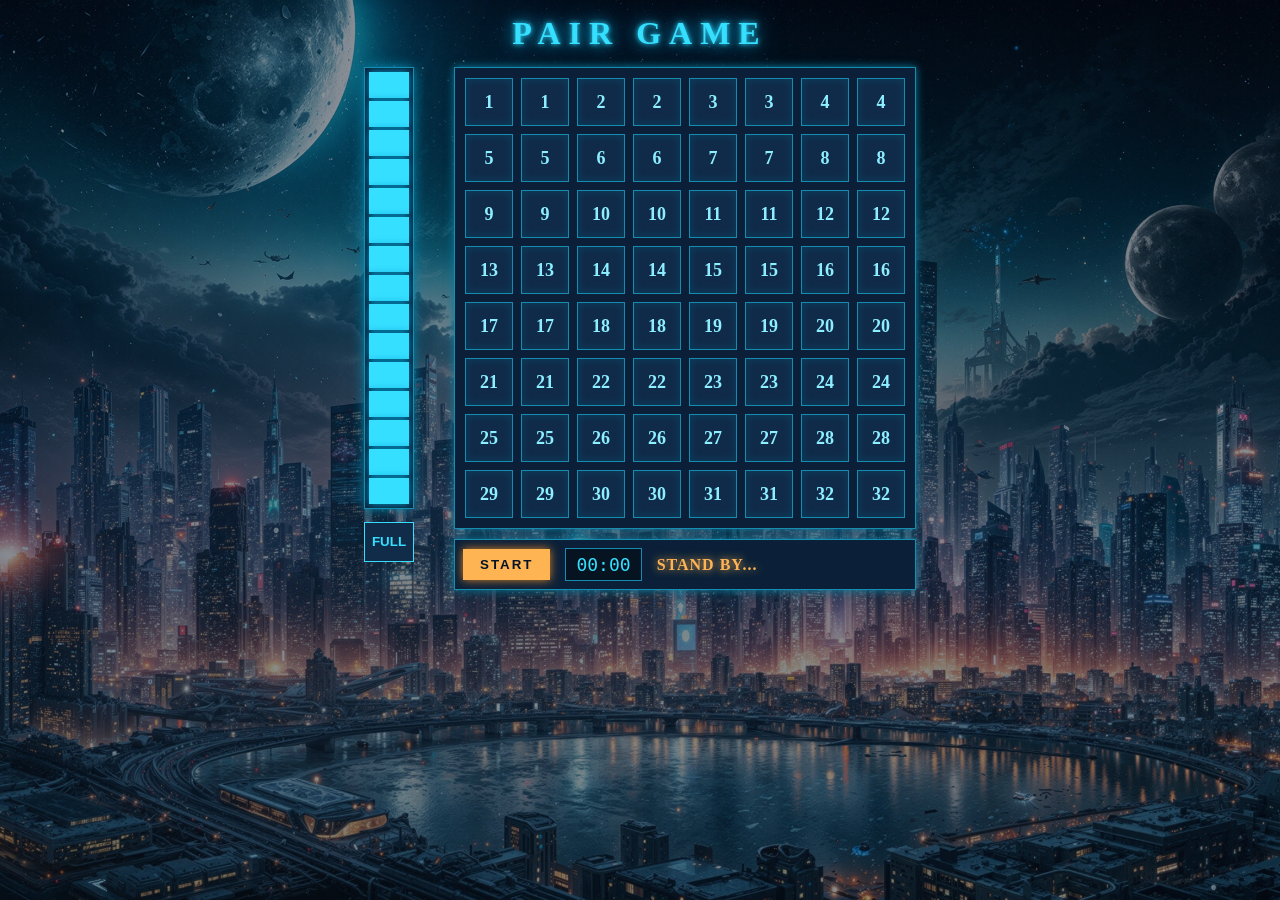
<file: pairgame/index.html>
<!DOCTYPE html>
<html lang="ja">
	<head>
		<meta charset="UTF-8">
		<link rel="stylesheet" href="./style.css">
		<title>JavaScript Practice</title>
	</head>
	<body>
	<div id="game-wrapper">
	<h1 id="game-title">PAIR GAME</h1>
		<div id="container">
			<div id="left-column">
				<div id="life-gauge-container">
					<div id="life-gauge1" class="life-gauge"></div>
					<div id="life-gauge2" class="life-gauge"></div>
					<div id="life-gauge3" class="life-gauge"></div>
					<div id="life-gauge4" class="life-gauge"></div>
					<div id="life-gauge5" class="life-gauge"></div>
					<div id="life-gauge6" class="life-gauge"></div>
					<div id="life-gauge7" class="life-gauge"></div>
					<div id="life-gauge8" class="life-gauge"></div>
					<div id="life-gauge9" class="life-gauge"></div>
					<div id="life-gauge10" class="life-gauge"></div>
					<div id="life-gauge11" class="life-gauge"></div>
					<div id="life-gauge12" class="life-gauge"></div>
					<div id="life-gauge13" class="life-gauge"></div>
					<div id="life-gauge14" class="life-gauge"></div>
					<div id="life-gauge15" class="life-gauge"></div>
				</div>
				<div id="full">
					<button onclick="fullLife();">FULL</button>
				</div>
			</div>
			<div id="right-column">
				<div id="box-container">
					<!-- 1段目 -->
					<div id="box1" class="box" onclick="selectNumber(this);">1</div>
					<div id="box2" class="box" onclick="selectNumber(this);">1</div>
					<div id="box3" class="box" onclick="selectNumber(this);">2</div>
					<div id="box4" class="box" onclick="selectNumber(this);">2</div>
					<div id="box5" class="box" onclick="selectNumber(this);">3</div>
					<div id="box6" class="box" onclick="selectNumber(this);">3</div>
					<div id="box7" class="box" onclick="selectNumber(this);">4</div>
					<div id="box8" class="box" onclick="selectNumber(this);">4</div>

					<!-- 2段目 -->
					<div id="box9" class="box" onclick="selectNumber(this);">5</div>
					<div id="box10" class="box" onclick="selectNumber(this);">5</div>
					<div id="box11" class="box" onclick="selectNumber(this);">6</div>
					<div id="box12" class="box" onclick="selectNumber(this);">6</div>
					<div id="box13" class="box" onclick="selectNumber(this);">7</div>
					<div id="box14" class="box" onclick="selectNumber(this);">7</div>
					<div id="box15" class="box" onclick="selectNumber(this);">8</div>
					<div id="box16" class="box" onclick="selectNumber(this);">8</div>

					<!-- 3段目 -->
					<div id="box17" class="box" onclick="selectNumber(this);">9</div>
					<div id="box18" class="box" onclick="selectNumber(this);">9</div>
					<div id="box19" class="box" onclick="selectNumber(this);">10</div>
					<div id="box20" class="box" onclick="selectNumber(this);">10</div>
					<div id="box21" class="box" onclick="selectNumber(this);">11</div>
					<div id="box22" class="box" onclick="selectNumber(this);">11</div>
					<div id="box23" class="box" onclick="selectNumber(this);">12</div>
					<div id="box24" class="box" onclick="selectNumber(this);">12</div>

					<!-- 4段目 -->
					<div id="box25" class="box" onclick="selectNumber(this);">13</div>
					<div id="box26" class="box" onclick="selectNumber(this);">13</div>
					<div id="box27" class="box" onclick="selectNumber(this);">14</div>
					<div id="box28" class="box" onclick="selectNumber(this);">14</div>
					<div id="box29" class="box" onclick="selectNumber(this);">15</div>
					<div id="box30" class="box" onclick="selectNumber(this);">15</div>
					<div id="box31" class="box" onclick="selectNumber(this);">16</div>
					<div id="box32" class="box" onclick="selectNumber(this);">16</div>

					<!-- 5段目 -->
					<div id="box33" class="box" onclick="selectNumber(this);">17</div>
					<div id="box34" class="box" onclick="selectNumber(this);">17</div>
					<div id="box35" class="box" onclick="selectNumber(this);">18</div>
					<div id="box36" class="box" onclick="selectNumber(this);">18</div>
					<div id="box37" class="box" onclick="selectNumber(this);">19</div>
					<div id="box38" class="box" onclick="selectNumber(this);">19</div>
					<div id="box39" class="box" onclick="selectNumber(this);">20</div>
					<div id="box40" class="box" onclick="selectNumber(this);">20</div>

					<!-- 6段目 -->
					<div id="box41" class="box" onclick="selectNumber(this);">21</div>
					<div id="box42" class="box" onclick="selectNumber(this);">21</div>
					<div id="box43" class="box" onclick="selectNumber(this);">22</div>
					<div id="box44" class="box" onclick="selectNumber(this);">22</div>
					<div id="box45" class="box" onclick="selectNumber(this);">23</div>
					<div id="box46" class="box" onclick="selectNumber(this);">23</div>
					<div id="box47" class="box" onclick="selectNumber(this);">24</div>
					<div id="box48" class="box" onclick="selectNumber(this);">24</div>

					<!-- 7段目 -->
					<div id="box49" class="box" onclick="selectNumber(this);">25</div>
					<div id="box50" class="box" onclick="selectNumber(this);">25</div>
					<div id="box51" class="box" onclick="selectNumber(this);">26</div>
					<div id="box52" class="box" onclick="selectNumber(this);">26</div>
					<div id="box53" class="box" onclick="selectNumber(this);">27</div>
					<div id="box54" class="box" onclick="selectNumber(this);">27</div>
					<div id="box55" class="box" onclick="selectNumber(this);">28</div>
					<div id="box56" class="box" onclick="selectNumber(this);">28</div>

					<!-- 8段目 -->
					<div id="box57" class="box" onclick="selectNumber(this);">29</div>
					<div id="box58" class="box" onclick="selectNumber(this);">29</div>
					<div id="box59" class="box" onclick="selectNumber(this);">30</div>
					<div id="box60" class="box" onclick="selectNumber(this);">30</div>
					<div id="box61" class="box" onclick="selectNumber(this);">31</div>
					<div id="box62" class="box" onclick="selectNumber(this);">31</div>
					<div id="box63" class="box" onclick="selectNumber(this);">32</div>
					<div id="box64" class="box" onclick="selectNumber(this);">32</div>

					<!-- ゲーム終了時のメッセージ -->
					<div id="game-result"></div>
				</div>
				<div id="game-control">
					<div id="start">
						<button onclick="shuffle(); gameStart();">START</button>
					</div>
					<div id="timer">
						00:00
					</div>
					<div id="message">
						STAND BY...
					</div>
				</div>
			</div>
		</div>
	</div>
		
	<script>
		// 右カラムの数字の配置ここから
		function shuffle() {
			var numbers = [];

			// 112233・・・のように64個並べる
			for (var i = 1; i <= 32; i++) {
				numbers.push(i);
				numbers.push(i);
			}

			// ランダムに2つの数字を抜き出して入れ替える
			// それを100回繰り返す
			for (var i = 0; i < 100; i++) {
				var a = Math.floor(Math.random() * 64);
				var b = Math.floor(Math.random() * 64);

				var temp = numbers[a];
				numbers[a] = numbers[b];
				numbers[b] = temp;
			}

			// box1からbox64に順番に入れる
			for (var i = 1; i <= 64; i++) {
				var box = document.getElementById("box" + i);

				// 数字を入れ替える
				box.textContent = numbers[i - 1];

				// ボックスを再表示する
				box.style.visibility = "visible";
	
				// 選択状態を解除する
				box.classList.remove("selected");
			}

			// 選択状態をリセット
			firstBox = null;
		}
		// 右カラムの数字の配置ここまで

		// 最初にクリックしたボックスを記憶する変数
		var firstBox = null;

		// ボックスをクリックしたときの処理
		function selectNumber(box) {

			// ゲーム開始前、またはゲームオーバーなら何もしない
			if (!gameStarted || gameOver) {
				return;
			}

			// すでに消えたボックスは何もしない
			if (box.style.visibility === "hidden") {
				return;
			}

			// 1回目のクリック
			if (firstBox === null) {
				firstBox = box;
				firstBox.classList.add("selected");
				return;
			}

			// 同じボックスを2回クリックした場合
			if (firstBox === box) {
				return;
			}

			// 1回目と2回目の数字を比較
			if (firstBox.textContent === box.textContent) {

				// 数字が同じなら、2つのボックスを非表示にする
				firstBox.style.visibility = "hidden";
				box.style.visibility = "hidden";

				// 残っている数字を確認
				checkClear();

				} else {

				// 数字が違うなら、選択状態を解除する
				firstBox.classList.remove("selected");
			}

			// 選択状態をリセット
			firstBox = null;
		}

		// すべての数字が消えたか確認
		function checkClear() {

			// 表示されているボックスの数
			var remaining = 0;

			// box1からbox64まで確認
			for (var i = 1; i <= 64; i++) {
				var box = document.getElementById("box" + i);

				// 表示されているボックスを数える
				if (box.style.visibility !== "hidden") {
					remaining++;
				}
			}

			// すべての数字が消えていたら
			if (remaining === 0) {

				// ゲーム終了
				gameOver = true;

				// タイマーとライフゲージを停止
				clearInterval(timerId);
				clearInterval(lifeGaugeTimer);

				// 下部のメッセージを非表示にする
				document.getElementById("message").textContent = "";

				// 中央にCLEAR!!を表示
				document.getElementById("game-result").textContent = "CLEAR!!";
				document.getElementById("game-result").style.display = "flex";
			}
		}

		// タイマーの設定
		var t = 0
		var timerId = 0;

		// ライフゲージの設定
		var lifeGaugeIndex = 1;
		var lifeGaugeTimer = null;

		// ゲームオーバーの設定
		var gameOver = false;

			// ゲーム開始状態の設定
			var gameStarted = false;

			function gameStart() {

			// ゲームオーバーを解除
			gameOver = false;

			// ゲーム開始状態にする
			gameStarted = true;

			// すでに動いているタイマーを停止
			clearInterval(timerId);
			clearInterval(lifeGaugeTimer);

			// カウントを0にリセット
			t = 0;

			// 画面表示も00:00に戻す
			document.getElementById("timer").textContent = "00:00";

			// メッセージを表示
			document.getElementById("message").textContent = "FIGHT!!";
			document.getElementById("game-result").style.display = "none";

			// ライフゲージをすべて再表示
			lifeGaugeIndex = 1;
			showAllLife();

			// タイマーを開始
			timerId = setInterval(showTime, 1000);
			
			// 1秒ごとにライフゲージを減らす
			lifeGaugeTimer = setInterval(hideLifeGauge, 1000);
		}

		// 経過時間の表示
		function showTime() {
			t++;

			// 分を計算
			var minutes = Math.floor(t / 60);

			// 秒を計算
			var seconds = t % 60;

			// 00:00形式にする
			var time =
				String(minutes).padStart(2, "0") + ":" +
				String(seconds).padStart(2, "0");

			document.getElementById("timer").innerHTML = time;
		}
	
		// ライフゲージを非表示にする
		function hideLifeGauge() {

			// 対象のライフゲージを取得
			var gauge = document.getElementById("life-gauge" + lifeGaugeIndex);

			// 非表示にする
			gauge.style.visibility = "hidden";

			// 次の番号へ
			lifeGaugeIndex++;

			// 残りのライフゲージ数を計算
			var remaining = 16 - lifeGaugeIndex;

			// 残り5個以下なら赤色
			if (remaining <= 5) {
				for (var i = lifeGaugeIndex; i <= 15; i++) {
					document.getElementById("life-gauge" + i).classList.add("red");
				}
			}

			// 残り10個以下なら黄色
			else if (remaining <= 10) {
				for (var i = lifeGaugeIndex; i <= 15; i++) {
					document.getElementById("life-gauge" + i).classList.add("yellow");
			}
				}

			// 15個すべて非表示になったら
			if (lifeGaugeIndex > 15) {

				// ゲームオーバーにする
				gameOver = true;

				// タイマーを停止
				clearInterval(timerId);
				clearInterval(lifeGaugeTimer);

				// 下部のメッセージを非表示にする
				document.getElementById("message").textContent = "";

				// 中央にGAME OVERを表示
				document.getElementById("game-result").textContent = "GAME OVER";
				document.getElementById("game-result").style.display = "flex";
			}
		}

		function fullLife() {

			// ゲーム終了後は何もしない
			if (gameOver) {
				return;
			}

			// ゲージをすべて再表示
			showAllLife();

			// 次は1番目から減らす
			lifeGaugeIndex = 1;

			// メッセージをFIGHT!!に戻す
			document.getElementById("message").textContent = "FIGHT!!";

			// 1秒後から再び減らし始める
			clearInterval(lifeGaugeTimer);
			lifeGaugeTimer = setInterval(hideLifeGauge, 1000);
		}

		// すべてのライフゲージを再表示
		function showAllLife() {
			for (var i = 1; i <= 15; i++) {
				var gauge = document.getElementById("life-gauge" + i);

				// ゲージを再表示
				gauge.style.visibility = "visible";

				// 色を初期状態（水色）に戻す
				gauge.classList.remove("yellow");
				gauge.classList.remove("red");
			}
		}
	</script>
	</body>
</html>
</file>
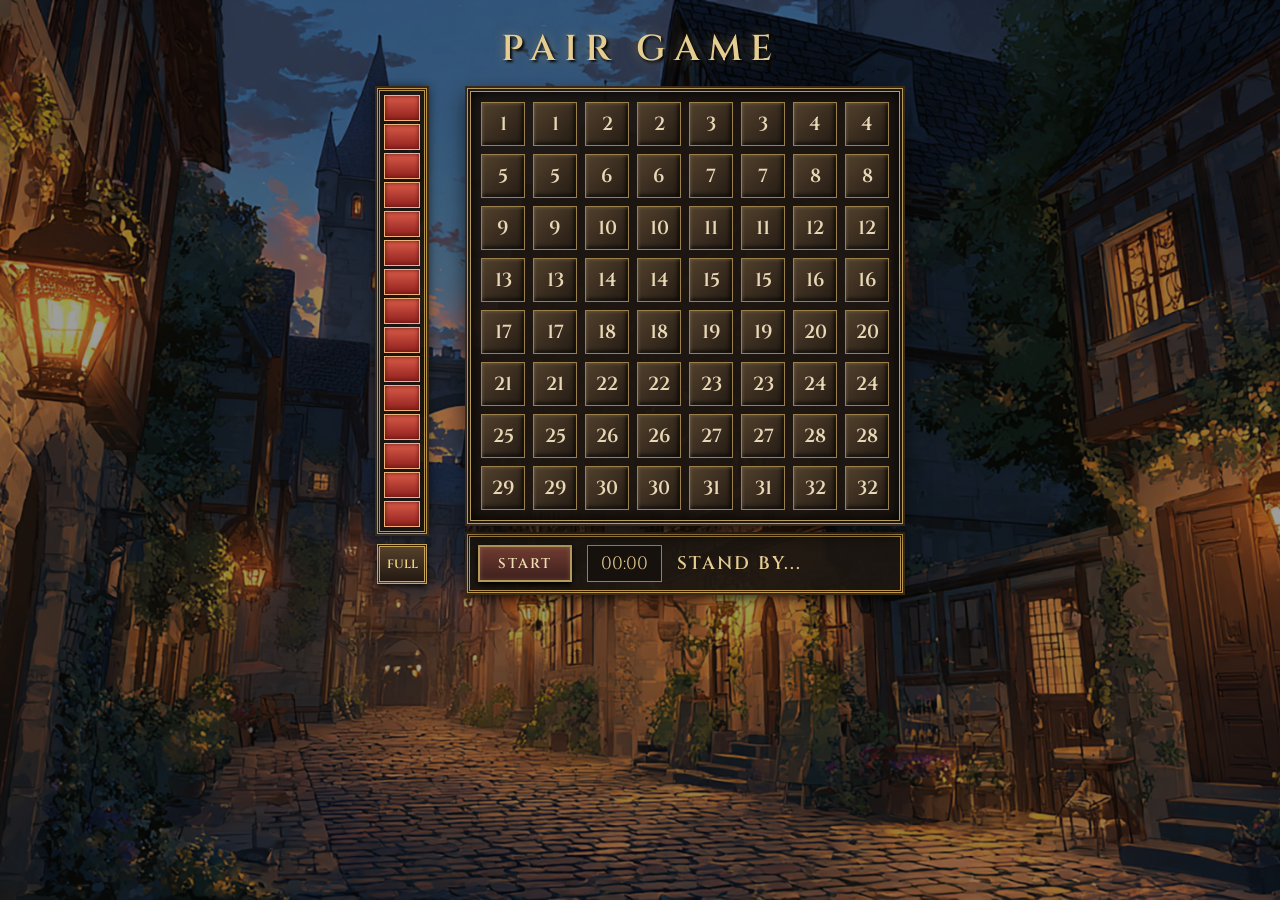
<file: pairgame2/index.html>
<!DOCTYPE html>
<html lang="ja">
	<head>
		<meta charset="UTF-8">
		<link rel="stylesheet" href="./style.css">
		<link rel="preconnect" href="https://fonts.googleapis.com">
		<link rel="preconnect" href="https://fonts.gstatic.com" crossorigin>
		<link href="https://fonts.googleapis.com/css2?family=Cinzel:wght@400;500;600;700&family=Noto+Serif+JP:wght@400;500;600;700&display=swap" rel="stylesheet">
		<title>JavaScript Practice</title>
	</head>
	<body>
	<div id="game-wrapper">
	<h1 id="game-title">PAIR GAME</h1>
		<div id="container">
			<div id="left-column">
				<div id="life-gauge-container">
					<div id="life-gauge1" class="life-gauge"></div>
					<div id="life-gauge2" class="life-gauge"></div>
					<div id="life-gauge3" class="life-gauge"></div>
					<div id="life-gauge4" class="life-gauge"></div>
					<div id="life-gauge5" class="life-gauge"></div>
					<div id="life-gauge6" class="life-gauge"></div>
					<div id="life-gauge7" class="life-gauge"></div>
					<div id="life-gauge8" class="life-gauge"></div>
					<div id="life-gauge9" class="life-gauge"></div>
					<div id="life-gauge10" class="life-gauge"></div>
					<div id="life-gauge11" class="life-gauge"></div>
					<div id="life-gauge12" class="life-gauge"></div>
					<div id="life-gauge13" class="life-gauge"></div>
					<div id="life-gauge14" class="life-gauge"></div>
					<div id="life-gauge15" class="life-gauge"></div>
				</div>
				<div id="full">
					<button onclick="fullLife();">FULL</button>
				</div>
			</div>
			<div id="right-column">
				<div id="box-container">
					<!-- 1段目 -->
					<div id="box1" class="box" onclick="selectNumber(this);">1</div>
					<div id="box2" class="box" onclick="selectNumber(this);">1</div>
					<div id="box3" class="box" onclick="selectNumber(this);">2</div>
					<div id="box4" class="box" onclick="selectNumber(this);">2</div>
					<div id="box5" class="box" onclick="selectNumber(this);">3</div>
					<div id="box6" class="box" onclick="selectNumber(this);">3</div>
					<div id="box7" class="box" onclick="selectNumber(this);">4</div>
					<div id="box8" class="box" onclick="selectNumber(this);">4</div>

					<!-- 2段目 -->
					<div id="box9" class="box" onclick="selectNumber(this);">5</div>
					<div id="box10" class="box" onclick="selectNumber(this);">5</div>
					<div id="box11" class="box" onclick="selectNumber(this);">6</div>
					<div id="box12" class="box" onclick="selectNumber(this);">6</div>
					<div id="box13" class="box" onclick="selectNumber(this);">7</div>
					<div id="box14" class="box" onclick="selectNumber(this);">7</div>
					<div id="box15" class="box" onclick="selectNumber(this);">8</div>
					<div id="box16" class="box" onclick="selectNumber(this);">8</div>

					<!-- 3段目 -->
					<div id="box17" class="box" onclick="selectNumber(this);">9</div>
					<div id="box18" class="box" onclick="selectNumber(this);">9</div>
					<div id="box19" class="box" onclick="selectNumber(this);">10</div>
					<div id="box20" class="box" onclick="selectNumber(this);">10</div>
					<div id="box21" class="box" onclick="selectNumber(this);">11</div>
					<div id="box22" class="box" onclick="selectNumber(this);">11</div>
					<div id="box23" class="box" onclick="selectNumber(this);">12</div>
					<div id="box24" class="box" onclick="selectNumber(this);">12</div>

					<!-- 4段目 -->
					<div id="box25" class="box" onclick="selectNumber(this);">13</div>
					<div id="box26" class="box" onclick="selectNumber(this);">13</div>
					<div id="box27" class="box" onclick="selectNumber(this);">14</div>
					<div id="box28" class="box" onclick="selectNumber(this);">14</div>
					<div id="box29" class="box" onclick="selectNumber(this);">15</div>
					<div id="box30" class="box" onclick="selectNumber(this);">15</div>
					<div id="box31" class="box" onclick="selectNumber(this);">16</div>
					<div id="box32" class="box" onclick="selectNumber(this);">16</div>

					<!-- 5段目 -->
					<div id="box33" class="box" onclick="selectNumber(this);">17</div>
					<div id="box34" class="box" onclick="selectNumber(this);">17</div>
					<div id="box35" class="box" onclick="selectNumber(this);">18</div>
					<div id="box36" class="box" onclick="selectNumber(this);">18</div>
					<div id="box37" class="box" onclick="selectNumber(this);">19</div>
					<div id="box38" class="box" onclick="selectNumber(this);">19</div>
					<div id="box39" class="box" onclick="selectNumber(this);">20</div>
					<div id="box40" class="box" onclick="selectNumber(this);">20</div>

					<!-- 6段目 -->
					<div id="box41" class="box" onclick="selectNumber(this);">21</div>
					<div id="box42" class="box" onclick="selectNumber(this);">21</div>
					<div id="box43" class="box" onclick="selectNumber(this);">22</div>
					<div id="box44" class="box" onclick="selectNumber(this);">22</div>
					<div id="box45" class="box" onclick="selectNumber(this);">23</div>
					<div id="box46" class="box" onclick="selectNumber(this);">23</div>
					<div id="box47" class="box" onclick="selectNumber(this);">24</div>
					<div id="box48" class="box" onclick="selectNumber(this);">24</div>

					<!-- 7段目 -->
					<div id="box49" class="box" onclick="selectNumber(this);">25</div>
					<div id="box50" class="box" onclick="selectNumber(this);">25</div>
					<div id="box51" class="box" onclick="selectNumber(this);">26</div>
					<div id="box52" class="box" onclick="selectNumber(this);">26</div>
					<div id="box53" class="box" onclick="selectNumber(this);">27</div>
					<div id="box54" class="box" onclick="selectNumber(this);">27</div>
					<div id="box55" class="box" onclick="selectNumber(this);">28</div>
					<div id="box56" class="box" onclick="selectNumber(this);">28</div>

					<!-- 8段目 -->
					<div id="box57" class="box" onclick="selectNumber(this);">29</div>
					<div id="box58" class="box" onclick="selectNumber(this);">29</div>
					<div id="box59" class="box" onclick="selectNumber(this);">30</div>
					<div id="box60" class="box" onclick="selectNumber(this);">30</div>
					<div id="box61" class="box" onclick="selectNumber(this);">31</div>
					<div id="box62" class="box" onclick="selectNumber(this);">31</div>
					<div id="box63" class="box" onclick="selectNumber(this);">32</div>
					<div id="box64" class="box" onclick="selectNumber(this);">32</div>
						
					<!-- ゲーム終了時のメッセージ -->
					<div id="game-result"></div>
				</div>
				<div id="game-control">
					<div id="start">
						<button onclick="shuffle(); gameStart();">START</button>
					</div>
					<div id="timer">
						00:00
					</div>
					<div id="message">
						STAND BY...
					</div>
				</div>
			</div>
		</div>
	</div>
		
	<script>
		// 右カラムの数字の配置ここから
		function shuffle() {
			var numbers = [];

			// 112233・・・のように64個並べる
			for (var i = 1; i <= 32; i++) {
				numbers.push(i);
				numbers.push(i);
			}

			// ランダムに2つの数字を抜き出して入れ替える
			// それを100回繰り返す
			for (var i = 0; i < 100; i++) {
				var a = Math.floor(Math.random() * 64);
				var b = Math.floor(Math.random() * 64);

				var temp = numbers[a];
				numbers[a] = numbers[b];
				numbers[b] = temp;
			}

			// box1からbox64に順番に入れる
			for (var i = 1; i <= 64; i++) {
				var box = document.getElementById("box" + i);

				// 数字を入れ替える
				box.textContent = numbers[i - 1];

				// ボックスを再表示する
				box.style.visibility = "visible";

				// 選択状態を解除する
				box.classList.remove("selected");
			}

			// 選択状態をリセット
			firstBox = null;
		}
		// 右カラムの数字の配置ここまで

		// 最初にクリックしたボックスを記憶する変数
		var firstBox = null;

		// ボックスをクリックしたときの処理
		function selectNumber(box) {

			// ゲーム開始前、またはゲームオーバーなら何もしない
			if (!gameStarted || gameOver) {
				return;
			}

			// すでに消えたボックスは何もしない
			if (box.style.visibility === "hidden") {
				return;
			}

			// 1回目のクリック
			if (firstBox === null) {
				firstBox = box;
				firstBox.classList.add("selected");
				return;
			}

			// 同じボックスを2回クリックした場合
			if (firstBox === box) {
				return;
			}

			// 1回目と2回目の数字を比較
			if (firstBox.textContent === box.textContent) {

				// 数字が同じなら、2つのボックスを非表示にする
				firstBox.style.visibility = "hidden";
				box.style.visibility = "hidden";

				// 残っている数字を確認
				checkClear();

				} else {

				// 数字が違うなら、選択状態を解除する
				firstBox.classList.remove("selected");
			}

			// 選択状態をリセット
			firstBox = null;
		}

		// すべての数字が消えたか確認
		function checkClear() {

			// 表示されているボックスの数
			var remaining = 0;

			// box1からbox64まで確認
			for (var i = 1; i <= 64; i++) {
				var box = document.getElementById("box" + i);

				// 表示されているボックスを数える
				if (box.style.visibility !== "hidden") {
					remaining++;
				}
			}

			// すべての数字が消えていたら
			if (remaining === 0) {

				// ゲーム終了
				gameOver = true;

				// タイマーとライフゲージを停止
				clearInterval(timerId);
				clearInterval(lifeGaugeTimer);

				// 下部のメッセージを非表示にする
				document.getElementById("message").textContent = "";

				// 中央にCLEAR!!を表示
				document.getElementById("game-result").textContent = "CLEAR!!";
				document.getElementById("game-result").style.display = "flex";
			}
		}

		// タイマーの設定
		var t = 0
		var timerId = 0;
			
		// ライフゲージの設定
		var lifeGaugeIndex = 1;
		var lifeGaugeTimer = null;
			
		// ゲームオーバーの設定
		var gameOver = false;
			
		// ゲーム開始状態の設定
		var gameStarted = false;

		function gameStart() {

			// ゲームオーバーを解除
			gameOver = false;

			// ゲーム開始状態にする
			gameStarted = true;
				
			// すでに動いているタイマーを停止
			clearInterval(timerId);
			clearInterval(lifeGaugeTimer);

			// カウントを0にリセット
			t = 0;

			// 画面表示も00:00に戻す
			document.getElementById("timer").textContent = "00:00";
				
			// メッセージを表示
			document.getElementById("message").textContent = "FIGHT!!";
			document.getElementById("game-result").style.display = "none";
				
			// ライフゲージをすべて再表示
			lifeGaugeIndex = 1;
			showAllLife();

			// タイマーを開始
			timerId = setInterval(showTime, 1000);

			// 1秒ごとにライフゲージを減らす
			lifeGaugeTimer = setInterval(hideLifeGauge, 1000);
		}

		// 経過時間の表示
		function showTime() {
			t++;

			// 分を計算
			var minutes = Math.floor(t / 60);

			// 秒を計算
			var seconds = t % 60;

			// 00:00形式にする
			var time =
				String(minutes).padStart(2, "0") + ":" +
				String(seconds).padStart(2, "0");

			document.getElementById("timer").innerHTML = time;
		}

		// ライフゲージを非表示にする
		function hideLifeGauge() {

			// 対象のライフゲージを取得
			var gauge = document.getElementById("life-gauge" + lifeGaugeIndex);

			// 非表示にする
			gauge.style.visibility = "hidden";

			// 次の番号へ
			lifeGaugeIndex++;

			// 残りのライフゲージ数を計算
			var remaining = 16 - lifeGaugeIndex;

			// 15個すべて非表示になったら
			if (lifeGaugeIndex > 15) {

				// ゲームオーバーにする
				gameOver = true;

				// タイマーを停止
				clearInterval(timerId);
				clearInterval(lifeGaugeTimer);

				// 下部のメッセージを非表示にする
				document.getElementById("message").textContent = "";

				// 中央にGAME OVERを表示
				document.getElementById("game-result").textContent = "GAME OVER";
				document.getElementById("game-result").style.display = "flex";
			}
		}

		function fullLife() {

			// ゲーム終了後は何もしない
			if (gameOver) {
				return;
			}

			// ゲージをすべて再表示
			showAllLife();

			// 次は1番目から減らす
			lifeGaugeIndex = 1;

			// メッセージをFIGHT!!に戻す
			document.getElementById("message").textContent = "FIGHT!!";

			// 1秒後から再び減らし始める
			clearInterval(lifeGaugeTimer);
			lifeGaugeTimer = setInterval(hideLifeGauge, 1000);
		}

		// すべてのライフゲージを再表示
		function showAllLife() {
			for (var i = 1; i <= 15; i++) {
				var gauge = document.getElementById("life-gauge" + i);

				// ゲージを再表示
				gauge.style.visibility = "visible";

				// 色を初期状態（水色）に戻す
				gauge.classList.remove("yellow");
				gauge.classList.remove("red");
			}
		}
	</script>
	</body>
</html>
</file>
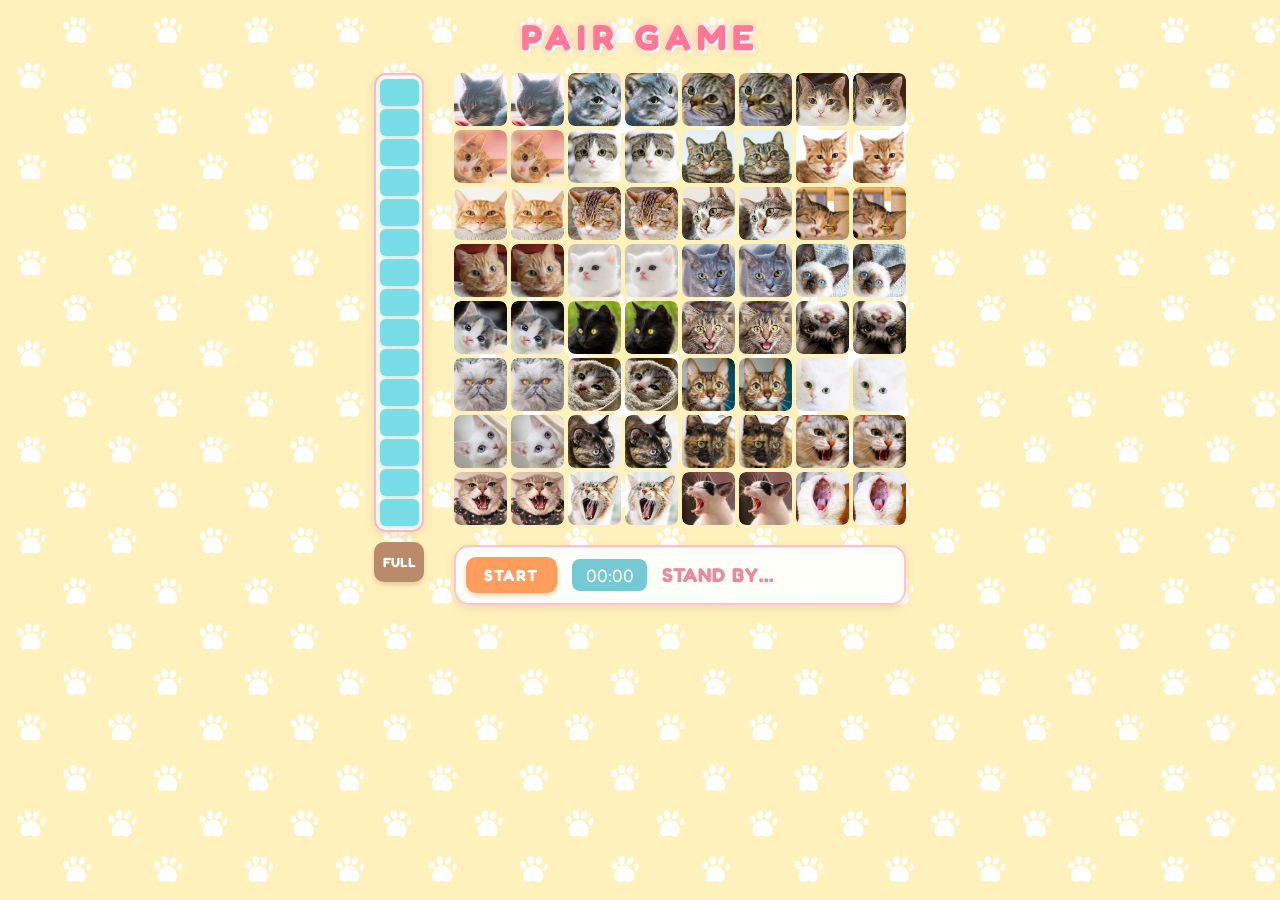
<file: pairgame3/index.html>
<!DOCTYPE html>
<html lang="ja">
<head>
	<meta charset="UTF-8">
	<meta name="viewport" content="width=device-width, initial-scale=1.0">
	<link rel="stylesheet" href="./style.css">

	<!-- Google Fonts -->
	<link rel="preconnect" href="https://fonts.googleapis.com">
	<link rel="preconnect" href="https://fonts.gstatic.com" crossorigin>
	<link href="https://fonts.googleapis.com/css2?family=Fredoka:wght@400;500;600;700&family=M+PLUS+Rounded+1c:wght@400;500;700;800&display=swap" rel="stylesheet">
	<title>JavaScript Practice</title>
</head>
<body>
	<div id="game-wrapper">
		<h1 id="game-title">PAIR GAME</h1>
		<div id="container">
			<div id="left-column">
				<div id="life-gauge-container">
					<div class="life-gauge" id="life-gauge1"></div>
					<div class="life-gauge" id="life-gauge2"></div>
					<div class="life-gauge" id="life-gauge3"></div>
					<div class="life-gauge" id="life-gauge4"></div>
					<div class="life-gauge" id="life-gauge5"></div>
					<div class="life-gauge" id="life-gauge6"></div>
					<div class="life-gauge" id="life-gauge7"></div>
					<div class="life-gauge" id="life-gauge8"></div>
					<div class="life-gauge" id="life-gauge9"></div>
					<div class="life-gauge" id="life-gauge10"></div>
					<div class="life-gauge" id="life-gauge11"></div>
					<div class="life-gauge" id="life-gauge12"></div>
					<div class="life-gauge" id="life-gauge13"></div>
					<div class="life-gauge" id="life-gauge14"></div>
					<div class="life-gauge" id="life-gauge15"></div>
				</div>
				<div id="full">
					<button onclick="fullLife();">FULL</button>
				</div>
			</div>

			<div id="right-column">
				<div id="box-container">
					<div class="box" id="box1" data-number="1" onclick="selectNumber(this);">
						<img src="./img/cats/01.png" alt="猫01">
					</div>
					<div class="box" id="box2" data-number="1" onclick="selectNumber(this);">
						<img src="./img/cats/01.png" alt="猫01">
					</div>
					<div class="box" id="box3" data-number="2" onclick="selectNumber(this);">
						<img src="./img/cats/02.png" alt="猫02">
					</div>
					<div class="box" id="box4" data-number="2" onclick="selectNumber(this);">
						<img src="./img/cats/02.png" alt="猫02">
					</div>
					<div class="box" id="box5" data-number="3" onclick="selectNumber(this);">
						<img src="./img/cats/03.png" alt="猫03">
					</div>
					<div class="box" id="box6" data-number="3" onclick="selectNumber(this);">
						<img src="./img/cats/03.png" alt="猫03">
					</div>
					<div class="box" id="box7" data-number="4" onclick="selectNumber(this);">
						<img src="./img/cats/04.png" alt="猫04">
					</div>
					<div class="box" id="box8" data-number="4" onclick="selectNumber(this);">
						<img src="./img/cats/04.png" alt="猫04">
					</div>
					<div class="box" id="box9" data-number="5" onclick="selectNumber(this);">
						<img src="./img/cats/05.png" alt="猫05">
					</div>
					<div class="box" id="box10" data-number="5" onclick="selectNumber(this);">
						<img src="./img/cats/05.png" alt="猫05">
					</div>
					<div class="box" id="box11" data-number="6" onclick="selectNumber(this);">
						<img src="./img/cats/06.png" alt="猫06">
					</div>
					<div class="box" id="box12" data-number="6" onclick="selectNumber(this);">
						<img src="./img/cats/06.png" alt="猫06">
					</div>
					<div class="box" id="box13" data-number="7" onclick="selectNumber(this);">
						<img src="./img/cats/07.png" alt="猫07">
					</div>
					<div class="box" id="box14" data-number="7" onclick="selectNumber(this);">
						<img src="./img/cats/07.png" alt="猫07">
					</div>
					<div class="box" id="box15" data-number="8" onclick="selectNumber(this);">
						<img src="./img/cats/08.png" alt="猫08">
					</div>
					<div class="box" id="box16" data-number="8" onclick="selectNumber(this);">
						<img src="./img/cats/08.png" alt="猫08">
					</div>
					<div class="box" id="box17" data-number="9" onclick="selectNumber(this);">
						<img src="./img/cats/09.png" alt="猫09">
					</div>
					<div class="box" id="box18" data-number="9" onclick="selectNumber(this);">
						<img src="./img/cats/09.png" alt="猫09">
					</div>
					<div class="box" id="box19" data-number="10" onclick="selectNumber(this);">
						<img src="./img/cats/10.png" alt="猫10">
					</div>
					<div class="box" id="box20" data-number="10" onclick="selectNumber(this);">
						<img src="./img/cats/10.png" alt="猫10">
					</div>
					<div class="box" id="box21" data-number="11" onclick="selectNumber(this);">
						<img src="./img/cats/11.png" alt="猫11">
					</div>
					<div class="box" id="box22" data-number="11" onclick="selectNumber(this);">
						<img src="./img/cats/11.png" alt="猫11">
					</div>
					<div class="box" id="box23" data-number="12" onclick="selectNumber(this);">
						<img src="./img/cats/12.png" alt="猫12">
					</div>
					<div class="box" id="box24" data-number="12" onclick="selectNumber(this);">
						<img src="./img/cats/12.png" alt="猫12">
					</div>
					<div class="box" id="box25" data-number="13" onclick="selectNumber(this);">
						<img src="./img/cats/13.png" alt="猫13">
					</div>
					<div class="box" id="box26" data-number="13" onclick="selectNumber(this);">
						<img src="./img/cats/13.png" alt="猫13">
					</div>
					<div class="box" id="box27" data-number="14" onclick="selectNumber(this);">
						<img src="./img/cats/14.png" alt="猫14">
					</div>
					<div class="box" id="box28" data-number="14" onclick="selectNumber(this);">
						<img src="./img/cats/14.png" alt="猫14">
					</div>
					<div class="box" id="box29" data-number="15" onclick="selectNumber(this);">
						<img src="./img/cats/15.png" alt="猫15">
					</div>
					<div class="box" id="box30" data-number="15" onclick="selectNumber(this);">
						<img src="./img/cats/15.png" alt="猫15">
					</div>
					<div class="box" id="box31" data-number="16" onclick="selectNumber(this);">
						<img src="./img/cats/16.png" alt="猫16">
					</div>
					<div class="box" id="box32" data-number="16" onclick="selectNumber(this);">
						<img src="./img/cats/16.png" alt="猫16">
					</div>
					<div class="box" id="box33" data-number="17" onclick="selectNumber(this);">
						<img src="./img/cats/17.png" alt="猫17">
					</div>
					<div class="box" id="box34" data-number="17" onclick="selectNumber(this);">
						<img src="./img/cats/17.png" alt="猫17">
					</div>
					<div class="box" id="box35" data-number="18" onclick="selectNumber(this);">
						<img src="./img/cats/18.png" alt="猫18">
					</div>
					<div class="box" id="box36" data-number="18" onclick="selectNumber(this);">
						<img src="./img/cats/18.png" alt="猫18">
					</div>
					<div class="box" id="box37" data-number="19" onclick="selectNumber(this);">
						<img src="./img/cats/19.png" alt="猫19">
					</div>
					<div class="box" id="box38" data-number="19" onclick="selectNumber(this);">
						<img src="./img/cats/19.png" alt="猫19">
					</div>
					<div class="box" id="box39" data-number="20" onclick="selectNumber(this);">
						<img src="./img/cats/20.png" alt="猫20">
					</div>
					<div class="box" id="box40" data-number="20" onclick="selectNumber(this);">
						<img src="./img/cats/20.png" alt="猫20">
					</div>
					<div class="box" id="box41" data-number="21" onclick="selectNumber(this);">
						<img src="./img/cats/21.png" alt="猫21">
					</div>
					<div class="box" id="box42" data-number="21" onclick="selectNumber(this);">
						<img src="./img/cats/21.png" alt="猫21">
					</div>
					<div class="box" id="box43" data-number="22" onclick="selectNumber(this);">
						<img src="./img/cats/22.png" alt="猫22">
					</div>
					<div class="box" id="box44" data-number="22" onclick="selectNumber(this);">
						<img src="./img/cats/22.png" alt="猫22">
					</div>
					<div class="box" id="box45" data-number="23" onclick="selectNumber(this);">
						<img src="./img/cats/23.png" alt="猫23">
					</div>
					<div class="box" id="box46" data-number="23" onclick="selectNumber(this);">
						<img src="./img/cats/23.png" alt="猫23">
					</div>
					<div class="box" id="box47" data-number="24" onclick="selectNumber(this);">
						<img src="./img/cats/24.png" alt="猫24">
					</div>
					<div class="box" id="box48" data-number="24" onclick="selectNumber(this);">
						<img src="./img/cats/24.png" alt="猫24">
					</div>
					<div class="box" id="box49" data-number="25" onclick="selectNumber(this);">
						<img src="./img/cats/25.png" alt="猫25">
					</div>
					<div class="box" id="box50" data-number="25" onclick="selectNumber(this);">
						<img src="./img/cats/25.png" alt="猫25">
					</div>
					<div class="box" id="box51" data-number="26" onclick="selectNumber(this);">
						<img src="./img/cats/26.png" alt="猫26">
					</div>
					<div class="box" id="box52" data-number="26" onclick="selectNumber(this);">
						<img src="./img/cats/26.png" alt="猫26">
					</div>
					<div class="box" id="box53" data-number="27" onclick="selectNumber(this);">
						<img src="./img/cats/27.png" alt="猫27">
					</div>
					<div class="box" id="box54" data-number="27" onclick="selectNumber(this);">
						<img src="./img/cats/27.png" alt="猫27">
					</div>
					<div class="box" id="box55" data-number="28" onclick="selectNumber(this);">
						<img src="./img/cats/28.png" alt="猫28">
					</div>
					<div class="box" id="box56" data-number="28" onclick="selectNumber(this);">
						<img src="./img/cats/28.png" alt="猫28">
					</div>
					<div class="box" id="box57" data-number="29" onclick="selectNumber(this);">
						<img src="./img/cats/29.png" alt="猫29">
					</div>
					<div class="box" id="box58" data-number="29" onclick="selectNumber(this);">
						<img src="./img/cats/29.png" alt="猫29">
					</div>
					<div class="box" id="box59" data-number="30" onclick="selectNumber(this);">
						<img src="./img/cats/30.png" alt="猫30">
					</div>
					<div class="box" id="box60" data-number="30" onclick="selectNumber(this);">
						<img src="./img/cats/30.png" alt="猫30">
					</div>
					<div class="box" id="box61" data-number="31" onclick="selectNumber(this);">
						<img src="./img/cats/31.png" alt="猫31">
					</div>
					<div class="box" id="box62" data-number="31" onclick="selectNumber(this);">
						<img src="./img/cats/31.png" alt="猫31">
					</div>
					<div class="box" id="box63" data-number="32" onclick="selectNumber(this);">
						<img src="./img/cats/32.png" alt="猫32">
					</div>
					<div class="box" id="box64" data-number="32" onclick="selectNumber(this);">
						<img src="./img/cats/32.png" alt="猫32">
					</div>
                    <div id="game-result"></div>
                </div>

				<div id="game-control">
					<div id="start">
						<button onclick="shuffle(); gameStart();">
							START
						</button>
					</div>
					<div id="timer">
						00:00
					</div>
					<div id="message">
						STAND BY...
					</div>
				</div>
			</div>
		</div>
	</div>

		
	<script>
		// 右カラムの画像の配置ここから
		function shuffle() {
			var numbers = [];

			// 猫の画像を64個並べる
			for (var i = 1; i <= 32; i++) {
				numbers.push(i);
				numbers.push(i);
			}

			// ランダムに2つの画像を抜き出して入れ替える
			// それを100回繰り返す
			for (var i = 0; i < 100; i++) {
				var a = Math.floor(Math.random() * 64);
				var b = Math.floor(Math.random() * 64);

				var temp = numbers[a];
				numbers[a] = numbers[b];
				numbers[b] = temp;
			}

			// box1からbox64に順番に入れる
			for (var i = 1; i <= 64; i++) {
				var box = document.getElementById("box" + i);

				// 猫画像の番号を設定
				box.dataset.number = numbers[i - 1];

				// 画像を設定
				var imageNumber = String(numbers[i - 1]).padStart(2, "0");
				box.querySelector("img").src = "./img/cats/" + imageNumber + ".png";

				// ボックスを再表示する
				box.style.visibility = "visible";
					
				// 選択状態を解除する
				box.classList.remove("selected");
			}
				
			// 選択状態をリセット
			firstBox = null;
		}
		// 右カラムの数字の配置ここまで

		// 最初にクリックしたボックスを記憶する変数
		var firstBox = null;

		// ボックスをクリックしたときの処理
		function selectNumber(box) {

			// ゲーム開始前、またはゲームオーバーなら何もしない
			if (!gameStarted || gameOver) {
				return;
			}

			// すでに消えたボックスは何もしない
			if (box.style.visibility === "hidden") {
				return;
			}

			// 1回目のクリック
			if (firstBox === null) {
				firstBox = box;
				firstBox.classList.add("selected");
				return;
			}

			// 同じボックスを2回クリックした場合
			if (firstBox === box) {
				return;
			}

			// 1回目と2回目のdata-number比較
			if (firstBox.dataset.number === box.dataset.number) {

				// data-numberが同じなら、2つのボックスを非表示にする
				firstBox.style.visibility = "hidden";
				box.style.visibility = "hidden";

				// 残っているdata-numberを確認
				checkClear();

				} else {

				// data-numberが違うなら、選択状態を解除する
				firstBox.classList.remove("selected");
			}

			// 選択状態をリセット
			firstBox = null;
		}

		// すべてのdata-numberが消えたか確認
		function checkClear() {

			// 表示されているボックスの数
			var remaining = 0;

			// box1からbox64まで確認
			for (var i = 1; i <= 64; i++) {
				var box = document.getElementById("box" + i);

				// 表示されているボックスを数える
				if (box.style.visibility !== "hidden") {
					remaining++;
				}
			}

			// すべてのdata-numberが消えていたら
			if (remaining === 0) {

				// ゲーム終了
				gameOver = true;

				// タイマーとライフゲージを停止
				clearInterval(timerId);
				clearInterval(lifeGaugeTimer);

				// 下部のメッセージを非表示にする
				document.getElementById("message").textContent = "";

				// 中央にCLEAR!!を表示
				document.getElementById("game-result").textContent = "CLEAR!!";
				document.getElementById("game-result").style.display = "flex";
			}
		}

		// タイマーの設定
		var t = 0
		var timerId = 0;
			
		// ライフゲージの設定
		var lifeGaugeIndex = 1;
		var lifeGaugeTimer = null;
			
		// ゲームオーバーの設定
		var gameOver = false;
			
		// ゲーム開始状態の設定
		var gameStarted = false;

		function gameStart() {

			// ゲームオーバーを解除
			gameOver = false;

			// ゲーム開始状態にする
			gameStarted = true;
	
			// すでに動いているタイマーを停止
			clearInterval(timerId);
			clearInterval(lifeGaugeTimer);

			// カウントを0にリセット
			t = 0;

			// 画面表示も00:00に戻す
			document.getElementById("timer").textContent = "00:00";
	
			// メッセージを表示
			document.getElementById("message").textContent = "FIGHT!!";
			document.getElementById("game-result").style.display = "none";
	
			// ライフゲージをすべて再表示
			lifeGaugeIndex = 1;
			showAllLife();

			// タイマーを開始
			timerId = setInterval(showTime, 1000);
	
			// 1秒ごとにライフゲージを減らす
			lifeGaugeTimer = setInterval(hideLifeGauge, 1000);
		}

		// 経過時間の表示
		function showTime() {
			t++;

			// 分を計算
			var minutes = Math.floor(t / 60);

			// 秒を計算
			var seconds = t % 60;

			// 00:00形式にする
			var time =
				String(minutes).padStart(2, "0") + ":" +
				String(seconds).padStart(2, "0");

			document.getElementById("timer").innerHTML = time;
		}

		// ライフゲージを非表示にする
		function hideLifeGauge() {

			// 対象のライフゲージを取得
			var gauge = document.getElementById("life-gauge" + lifeGaugeIndex);

			// 非表示にする
			gauge.style.visibility = "hidden";

			// 次の番号へ
			lifeGaugeIndex++;

			// 残りのライフゲージ数を計算
			var remaining = 16 - lifeGaugeIndex;

			// 残り5個以下なら赤色
			if (remaining <= 5) {
				for (var i = lifeGaugeIndex; i <= 15; i++) {
					document.getElementById("life-gauge" + i).classList.add("red");
				}
			}

			// 残り10個以下なら黄色
			else if (remaining <= 10) {
				for (var i = lifeGaugeIndex; i <= 15; i++) {
					document.getElementById("life-gauge" + i).classList.add("yellow");
				}
			}

			// 15個すべて非表示になったら
			if (lifeGaugeIndex > 15) {

				// ゲームオーバーにする
				gameOver = true;

				// タイマーを停止
				clearInterval(timerId);
				clearInterval(lifeGaugeTimer);

				// 下部のメッセージを非表示にする
				document.getElementById("message").textContent = "";

				// 中央にGAME OVERを表示
				document.getElementById("game-result").textContent = "GAME OVER";
				document.getElementById("game-result").style.display = "flex";
			}
		}

		function fullLife() {

			// ゲーム終了後は何もしない
			if (gameOver) {
				return;
			}

			// ゲージをすべて再表示
			showAllLife();

			// 次は1番目から減らす
			lifeGaugeIndex = 1;

			// メッセージをFIGHT!!に戻す
			document.getElementById("message").textContent = "FIGHT!!";

			// 1秒後から再び減らし始める
			clearInterval(lifeGaugeTimer);
			lifeGaugeTimer = setInterval(hideLifeGauge, 1000);
		}

		// すべてのライフゲージを再表示
		function showAllLife() {
			for (var i = 1; i <= 15; i++) {
				var gauge = document.getElementById("life-gauge" + i);

				// ゲージを再表示
				gauge.style.visibility = "visible";

				// 色を初期状態（水色）に戻す
				gauge.classList.remove("yellow");
				gauge.classList.remove("red");
			}
		}
	</script>
	</body>
</html>
</file>
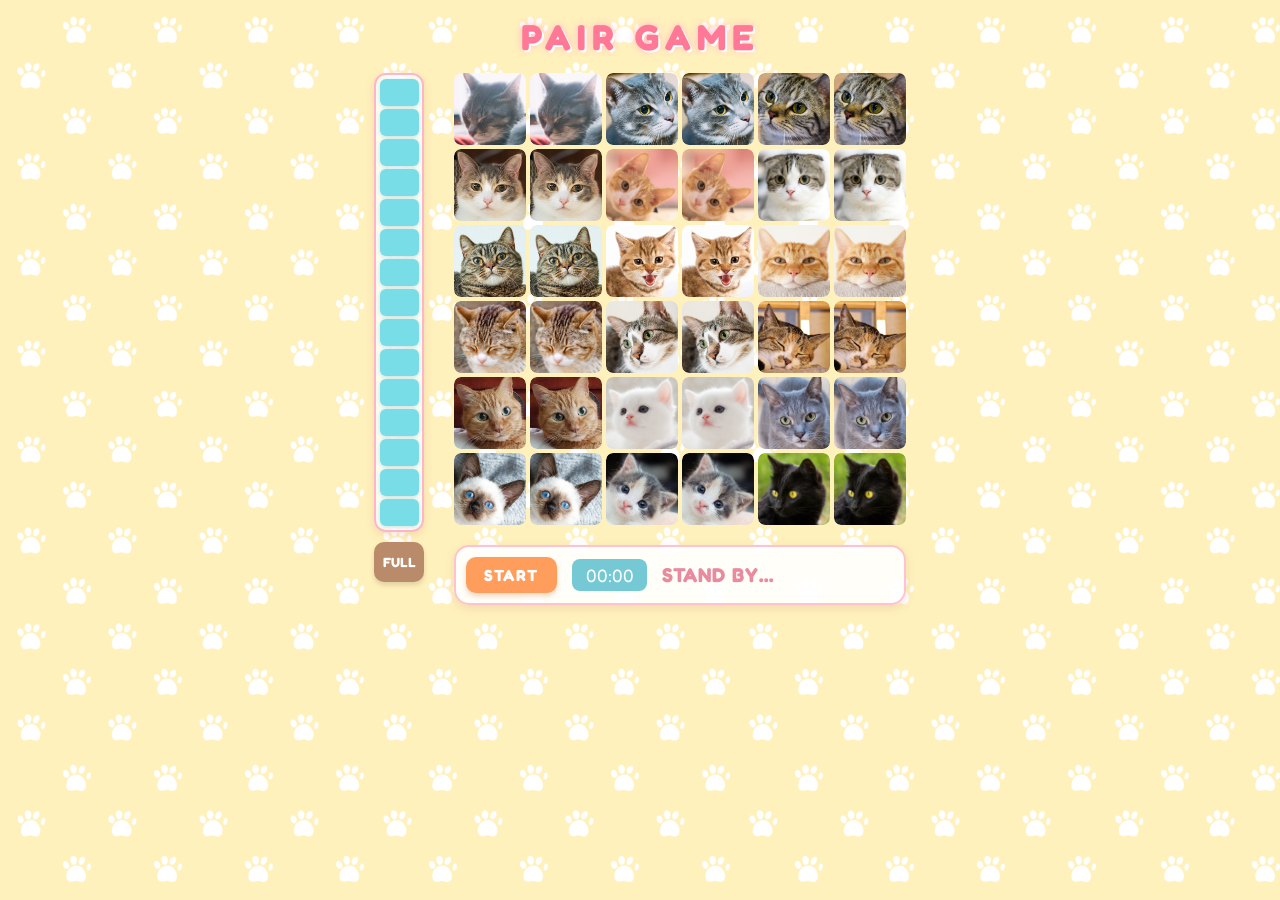
<file: pairgame4/index.html>
<!DOCTYPE html>
<html lang="ja">
<head>
	<meta charset="UTF-8">
	<meta name="viewport" content="width=device-width, initial-scale=1.0">
	<link rel="stylesheet" href="./style.css">

	<!-- Google Fonts -->
	<link rel="preconnect" href="https://fonts.googleapis.com">
	<link rel="preconnect" href="https://fonts.gstatic.com" crossorigin>
	<link href="https://fonts.googleapis.com/css2?family=Fredoka:wght@400;500;600;700&family=M+PLUS+Rounded+1c:wght@400;500;700;800&display=swap" rel="stylesheet">
	<title>JavaScript Practice</title>
</head>
<body>
	<div id="game-wrapper">
		<h1 id="game-title">PAIR GAME</h1>
		<div id="container">
			<div id="left-column">
				<div id="life-gauge-container">
					<div class="life-gauge" id="life-gauge1"></div>
					<div class="life-gauge" id="life-gauge2"></div>
					<div class="life-gauge" id="life-gauge3"></div>
					<div class="life-gauge" id="life-gauge4"></div>
					<div class="life-gauge" id="life-gauge5"></div>
					<div class="life-gauge" id="life-gauge6"></div>
					<div class="life-gauge" id="life-gauge7"></div>
					<div class="life-gauge" id="life-gauge8"></div>
					<div class="life-gauge" id="life-gauge9"></div>
					<div class="life-gauge" id="life-gauge10"></div>
					<div class="life-gauge" id="life-gauge11"></div>
					<div class="life-gauge" id="life-gauge12"></div>
					<div class="life-gauge" id="life-gauge13"></div>
					<div class="life-gauge" id="life-gauge14"></div>
					<div class="life-gauge" id="life-gauge15"></div>
				</div>
				<div id="full">
					<button onclick="fullLife();">FULL</button>
				</div>
			</div>

			<div id="right-column">
				<div id="box-container">
					<div class="box" id="box1" data-number="1" onclick="selectNumber(this);">
						<img src="./img/cats/01.png" alt="猫01">
					</div>
					<div class="box" id="box2" data-number="1" onclick="selectNumber(this);">
						<img src="./img/cats/01.png" alt="猫01">
					</div>
					<div class="box" id="box3" data-number="2" onclick="selectNumber(this);">
						<img src="./img/cats/02.png" alt="猫02">
					</div>
					<div class="box" id="box4" data-number="2" onclick="selectNumber(this);">
						<img src="./img/cats/02.png" alt="猫02">
					</div>
					<div class="box" id="box5" data-number="3" onclick="selectNumber(this);">
						<img src="./img/cats/03.png" alt="猫03">
					</div>
					<div class="box" id="box6" data-number="3" onclick="selectNumber(this);">
						<img src="./img/cats/03.png" alt="猫03">
					</div>
					<div class="box" id="box7" data-number="4" onclick="selectNumber(this);">
						<img src="./img/cats/04.png" alt="猫04">
					</div>
					<div class="box" id="box8" data-number="4" onclick="selectNumber(this);">
						<img src="./img/cats/04.png" alt="猫04">
					</div>
					<div class="box" id="box9" data-number="5" onclick="selectNumber(this);">
						<img src="./img/cats/05.png" alt="猫05">
					</div>
					<div class="box" id="box10" data-number="5" onclick="selectNumber(this);">
						<img src="./img/cats/05.png" alt="猫05">
					</div>
					<div class="box" id="box11" data-number="6" onclick="selectNumber(this);">
						<img src="./img/cats/06.png" alt="猫06">
					</div>
					<div class="box" id="box12" data-number="6" onclick="selectNumber(this);">
						<img src="./img/cats/06.png" alt="猫06">
					</div>
					<div class="box" id="box13" data-number="7" onclick="selectNumber(this);">
						<img src="./img/cats/07.png" alt="猫07">
					</div>
					<div class="box" id="box14" data-number="7" onclick="selectNumber(this);">
						<img src="./img/cats/07.png" alt="猫07">
					</div>
					<div class="box" id="box15" data-number="8" onclick="selectNumber(this);">
						<img src="./img/cats/08.png" alt="猫08">
					</div>
					<div class="box" id="box16" data-number="8" onclick="selectNumber(this);">
						<img src="./img/cats/08.png" alt="猫08">
					</div>
					<div class="box" id="box17" data-number="9" onclick="selectNumber(this);">
						<img src="./img/cats/09.png" alt="猫09">
					</div>
					<div class="box" id="box18" data-number="9" onclick="selectNumber(this);">
						<img src="./img/cats/09.png" alt="猫09">
					</div>
					<div class="box" id="box19" data-number="10" onclick="selectNumber(this);">
						<img src="./img/cats/10.png" alt="猫10">
					</div>
					<div class="box" id="box20" data-number="10" onclick="selectNumber(this);">
						<img src="./img/cats/10.png" alt="猫10">
					</div>
					<div class="box" id="box21" data-number="11" onclick="selectNumber(this);">
						<img src="./img/cats/11.png" alt="猫11">
					</div>
					<div class="box" id="box22" data-number="11" onclick="selectNumber(this);">
						<img src="./img/cats/11.png" alt="猫11">
					</div>
					<div class="box" id="box23" data-number="12" onclick="selectNumber(this);">
						<img src="./img/cats/12.png" alt="猫12">
					</div>
					<div class="box" id="box24" data-number="12" onclick="selectNumber(this);">
						<img src="./img/cats/12.png" alt="猫12">
					</div>
					<div class="box" id="box25" data-number="13" onclick="selectNumber(this);">
						<img src="./img/cats/13.png" alt="猫13">
					</div>
					<div class="box" id="box26" data-number="13" onclick="selectNumber(this);">
						<img src="./img/cats/13.png" alt="猫13">
					</div>
					<div class="box" id="box27" data-number="14" onclick="selectNumber(this);">
						<img src="./img/cats/14.png" alt="猫14">
					</div>
					<div class="box" id="box28" data-number="14" onclick="selectNumber(this);">
						<img src="./img/cats/14.png" alt="猫14">
					</div>
					<div class="box" id="box29" data-number="15" onclick="selectNumber(this);">
						<img src="./img/cats/15.png" alt="猫15">
					</div>
					<div class="box" id="box30" data-number="15" onclick="selectNumber(this);">
						<img src="./img/cats/15.png" alt="猫15">
					</div>
					<div class="box" id="box31" data-number="16" onclick="selectNumber(this);">
						<img src="./img/cats/16.png" alt="猫16">
					</div>
					<div class="box" id="box32" data-number="16" onclick="selectNumber(this);">
						<img src="./img/cats/16.png" alt="猫16">
					</div>
					<div class="box" id="box33" data-number="17" onclick="selectNumber(this);">
						<img src="./img/cats/17.png" alt="猫17">
					</div>
					<div class="box" id="box34" data-number="17" onclick="selectNumber(this);">
						<img src="./img/cats/17.png" alt="猫17">
					</div>
					<div class="box" id="box35" data-number="18" onclick="selectNumber(this);">
						<img src="./img/cats/18.png" alt="猫18">
					</div>
					<div class="box" id="box36" data-number="18" onclick="selectNumber(this);">
						<img src="./img/cats/18.png" alt="猫18">
					</div>
					<div id="game-result"></div>
				</div>

				<div id="game-control">
					<div id="start">
						<button onclick="shuffle(); gameStart();">
							START
						</button>
					</div>
					<div id="timer">
						00:00
					</div>
					<div id="message">
						STAND BY...
					</div>
				</div>
			</div>
		</div>
	</div>

		
	<script>
		// 右カラムの画像の配置ここから
		function shuffle() {
			var numbers = [];

			// 猫の画像を36個並べる
			for (var i = 1; i <= 36; i++) {
				numbers.push(i);
				numbers.push(i);
			}

			// ランダムに2つの画像を抜き出して入れ替える
			// それを100回繰り返す
			for (var i = 0; i < 100; i++) {
				var a = Math.floor(Math.random() * 36);
				var b = Math.floor(Math.random() * 36);

				var temp = numbers[a];
				numbers[a] = numbers[b];
				numbers[b] = temp;
			}

			// box1からbox36に順番に入れる
			for (var i = 1; i <= 36; i++) {
				var box = document.getElementById("box" + i);

				// 猫画像の番号を設定
				box.dataset.number = numbers[i - 1];

				// 画像を設定
				var imageNumber = String(numbers[i - 1]).padStart(2, "0");
				box.querySelector("img").src = "./img/cats/" + imageNumber + ".png";

				// ボックスを再表示する
				box.style.visibility = "visible";
					
				// 選択状態を解除する
				box.classList.remove("selected");
			}
				
			// 選択状態をリセット
			firstBox = null;
		}
		// 右カラムの数字の配置ここまで

		// 最初にクリックしたボックスを記憶する変数
		var firstBox = null;

		// ボックスをクリックしたときの処理
		function selectNumber(box) {

			// ゲーム開始前、またはゲームオーバーなら何もしない
			if (!gameStarted || gameOver) {
				return;
			}

			// すでに消えたボックスは何もしない
			if (box.style.visibility === "hidden") {
				return;
			}

			// 1回目のクリック
			if (firstBox === null) {
				firstBox = box;
				firstBox.classList.add("selected");
				return;
			}

			// 同じボックスを2回クリックした場合
			if (firstBox === box) {
				return;
			}

			// 1回目と2回目のdata-number比較
			if (firstBox.dataset.number === box.dataset.number) {

				// data-numberが同じなら、2つのボックスを非表示にする
				firstBox.style.visibility = "hidden";
				box.style.visibility = "hidden";

				// 残っているdata-numberを確認
				checkClear();

				} else {

				// data-numberが違うなら、選択状態を解除する
				firstBox.classList.remove("selected");
			}

			// 選択状態をリセット
			firstBox = null;
		}

		// すべてのdata-numberが消えたか確認
		function checkClear() {

			// 表示されているボックスの数
			var remaining = 0;

			// box1からbox64まで確認
			for (var i = 1; i <= 36; i++) {
				var box = document.getElementById("box" + i);

				// 表示されているボックスを数える
				if (box.style.visibility !== "hidden") {
					remaining++;
				}
			}

			// すべてのdata-numberが消えていたら
			if (remaining === 0) {

				// ゲーム終了
				gameOver = true;

				// タイマーとライフゲージを停止
				clearInterval(timerId);
				clearInterval(lifeGaugeTimer);

				// 下部のメッセージを非表示にする
				document.getElementById("message").textContent = "";

				// 中央にCLEAR!!を表示
				document.getElementById("game-result").textContent = "CLEAR!!";
				document.getElementById("game-result").style.display = "flex";
			}
		}

		// タイマーの設定
		var t = 0
		var timerId = 0;
			
		// ライフゲージの設定
		var lifeGaugeIndex = 1;
		var lifeGaugeTimer = null;
			
		// ゲームオーバーの設定
		var gameOver = false;
			
		// ゲーム開始状態の設定
		var gameStarted = false;

		function gameStart() {

			// ゲームオーバーを解除
			gameOver = false;

			// ゲーム開始状態にする
			gameStarted = true;
	
			// すでに動いているタイマーを停止
			clearInterval(timerId);
			clearInterval(lifeGaugeTimer);

			// カウントを0にリセット
			t = 0;

			// 画面表示も00:00に戻す
			document.getElementById("timer").textContent = "00:00";
	
			// メッセージを表示
			document.getElementById("message").textContent = "FIGHT!!";
			document.getElementById("game-result").style.display = "none";
	
			// ライフゲージをすべて再表示
			lifeGaugeIndex = 1;
			showAllLife();

			// タイマーを開始
			timerId = setInterval(showTime, 1000);
	
			// 1秒ごとにライフゲージを減らす
			lifeGaugeTimer = setInterval(hideLifeGauge, 1000);
		}

		// 経過時間の表示
		function showTime() {
			t++;

			// 分を計算
			var minutes = Math.floor(t / 60);

			// 秒を計算
			var seconds = t % 60;

			// 00:00形式にする
			var time =
				String(minutes).padStart(2, "0") + ":" +
				String(seconds).padStart(2, "0");

			document.getElementById("timer").innerHTML = time;
		}

		// ライフゲージを非表示にする
		function hideLifeGauge() {

			// 対象のライフゲージを取得
			var gauge = document.getElementById("life-gauge" + lifeGaugeIndex);

			// 非表示にする
			gauge.style.visibility = "hidden";

			// 次の番号へ
			lifeGaugeIndex++;

			// 残りのライフゲージ数を計算
			var remaining = 16 - lifeGaugeIndex;

			// 残り5個以下なら赤色
			if (remaining <= 5) {
				for (var i = lifeGaugeIndex; i <= 15; i++) {
					document.getElementById("life-gauge" + i).classList.add("red");
				}
			}

			// 残り10個以下なら黄色
			else if (remaining <= 10) {
				for (var i = lifeGaugeIndex; i <= 15; i++) {
					document.getElementById("life-gauge" + i).classList.add("yellow");
				}
			}

			// 15個すべて非表示になったら
			if (lifeGaugeIndex > 15) {

				// ゲームオーバーにする
				gameOver = true;

				// タイマーを停止
				clearInterval(timerId);
				clearInterval(lifeGaugeTimer);

				// 下部のメッセージを非表示にする
				document.getElementById("message").textContent = "";

				// 中央にGAME OVERを表示
				document.getElementById("game-result").textContent = "GAME OVER";
				document.getElementById("game-result").style.display = "flex";
			}
		}

		function fullLife() {

			// ゲーム終了後は何もしない
			if (gameOver) {
				return;
			}

			// ゲージをすべて再表示
			showAllLife();

			// 次は1番目から減らす
			lifeGaugeIndex = 1;

			// メッセージをFIGHT!!に戻す
			document.getElementById("message").textContent = "FIGHT!!";

			// 1秒後から再び減らし始める
			clearInterval(lifeGaugeTimer);
			lifeGaugeTimer = setInterval(hideLifeGauge, 1000);
		}

		// すべてのライフゲージを再表示
		function showAllLife() {
			for (var i = 1; i <= 15; i++) {
				var gauge = document.getElementById("life-gauge" + i);

				// ゲージを再表示
				gauge.style.visibility = "visible";

				// 色を初期状態（水色）に戻す
				gauge.classList.remove("yellow");
				gauge.classList.remove("red");
			}
		}
	</script>
	</body>
</html>
</file>
<file: pairgame/style.css>
/* =========================
   共通
========================= */

html,
body {
	width: 100%;
	height: 100%;
	margin: 0;

	background-image: url("./img/background.jpg");
	background-size: cover;
	background-position: center center;
	background-repeat: no-repeat;
	background-attachment: fixed;

	position: relative;
	isolation: isolate;
}

/* 背景画像を薄くするための半透明シート */
body::before {
	content: "";
	position: fixed;
	top: 0;
	left: 0;
	width: 100%;
	height: 100%;
	background-color: rgba(3, 12, 28, 0.45);
	z-index: -1;
	pointer-events: none;
}

div {
	box-sizing: border-box;
}

/* =========================
   ゲーム全体
========================= */

#game-wrapper {
	width: 100%;
	height: 100vh;
	display: flex;
	flex-direction: column;
	align-items: center;
	justify-content: flex-start;
	transform: none;
}

/* =========================
   ゲームタイトル
========================= */

#game-title {
	text-align: center;
	font-size: 32px;
	letter-spacing: 8px;
	margin: 15px 0 15px;
	color: #35DFFF;
	text-shadow:
		0 0 5px #35DFFF,
		0 0 15px #009DCE,
		0 0 30px #006A99;
}

/* =========================
   ゲーム本体
========================= */

#container {
	display: grid;
	grid-template-columns: 50px 462px;
	gap: 40px;
	justify-content: center;
	align-items: start;
}

/* =========================
   左カラム
========================= */

#left-column {
	width: 50px;
	font-size: 30px;
	text-align: center;
}

#life-gauge-container {
	width: 50px;
	display: flex;
	flex-direction: column;
	gap: 3px;
	padding: 4px;
	border: 1px solid #168DB0;
	background-color: #0B2038;
	box-shadow: 0 0 12px #087FA0;
}

.life-gauge {
	width: 40px;
	height: 26px;
	background-color: #35DFFF;
	box-shadow: 0 0 8px #009DCE;
}

/* 残り10個以下：黄色 */
.life-gauge.yellow {
	background-color: #FFD54F;
	box-shadow: 0 0 8px #FFD54F;
}

/* 残り5個以下：赤色 */
.life-gauge.red {
	background-color: #FF5252;
	box-shadow: 0 0 8px #FF5252;
}

#full {
	margin-top: 10px;
}

#full button {
	width: 50px;
	height: 40px;
	padding: 0;
	color: #35DFFF;
	background-color: #102C48;
	border: 1px solid #35DFFF;
	cursor: pointer;
	font-weight: bold;
}

/* =========================
   右カラム
========================= */

#right-column {
	display: flex;
	flex-direction: column;
	align-items: start;
	gap: 10px;
}

/* =========================
   64個のボックス
========================= */

#box-container {
	position: relative;
	display: grid;
	grid-template-columns: repeat(8, 48px);
	grid-template-rows: repeat(8, 48px);
	gap: 8px;
	padding: 10px;
	background-color: #0B2038;
	border: 1px solid #168DB0;
	box-shadow: 0 0 8px #087FA0;
}

.box {
	width: 48px;
	height: 48px;
	display: flex;
	justify-content: center;
	align-items: center;
	color: #8CEEFF;
	background-color: #102B49;
	border: 1px solid #168DB0;
	font-size: 18px;
	font-weight: bold;
	box-shadow: inset 0 0 8px #0A4260;
	cursor: pointer;
	transition: 0.2s;
}

.box:hover {
	color: #FFFFFF;
	background-color: #145578;
	border-color: #35DFFF;
	box-shadow: 0 0 8px #35DFFF;
}

.box.selected {
	color: #071426;
	background-color: #FFB454;
	border-color: #FFB454;
	box-shadow: 0 0 12px #FFB454;
}

/* =========================
   ゲーム操作エリア
========================= */

#game-control {
	display: flex;
	align-items: center;
	gap: 15px;
	width: 100%;
	padding: 8px;
	background-color: #0B2038;
	border: 1px solid #168DB0;
	box-shadow: 0 0 10px #087FA0;
}

#start button {
	padding: 7px 16px;
	color: #071426;
	background-color: #FFB454;
	border: 1px solid #FFB454;
	font-weight: bold;
	letter-spacing: 2px;
	cursor: pointer;
	box-shadow: 0 0 10px #D98228;
}

#timer {
	padding: 5px 10px;
	min-width: 75px;
	text-align: center;
	color: #35DFFF;
	background-color: #061321;
	border: 1px solid #168DB0;
	font-family: monospace;
	font-size: 18px;
}

#message {
	color: #FFB454;
	font-size: 16px;
	font-weight: bold;
	letter-spacing: 1px;
	text-shadow: 0 0 8px #FFB454;
}

/* =========================
   ゲーム終了時の表示
========================= */

#game-result {
    position: absolute;
    top: 0;
    left: 0;
    width: 100%;
    height: 100%;

    display: none;
    justify-content: center;
    align-items: center;

    background-color: rgba(7, 20, 38, 0.85);
    color: #FFB454;
    font-size: 42px;
    font-weight: bold;
    letter-spacing: 4px;
    text-shadow: 0 0 15px #FFB454;

    z-index: 10;
}
</file>
<file: pairgame2/style.css>
/* =========================
   共通
========================= */

html,
body {
	width: 100%;
	height: 100%;
	margin: 0;

	/* 背景画像 */
	background-image: url("./img/background.jpg");
	background-size: cover;
	background-position: center center;
	background-repeat: no-repeat;
	background-attachment: fixed;

	/* フォント・文字色 */
	font-family: "Noto Serif JP", serif;
	color: #E8D8B5;

	/* 疑似要素の重なり順を管理 */
	position: relative;
	isolation: isolate;

/* 背景を暗くする */
body::before {
	content: "";
	position: fixed;
	top: 0;
	left: 0;
	width: 100%;
	height: 100%;
	background-color: rgba(12, 10, 8, 0.40);
	z-index: -1;
	pointer-events: none;
}

div {
	box-sizing: border-box;
}

/* =========================
   ゲーム全体
========================= */

#game-wrapper {
	width: 100%;
	height: 100vh;
	display: flex;
	flex-direction: column;
	align-items: center;
	justify-content: flex-start;
	padding-top: 15px;
}

/* =========================
   タイトル
========================= */

#game-title {
	font-family: "Cinzel", serif;
	font-size: 36px;
	font-weight: 600;
	letter-spacing: 8px;
	text-align: center;
	margin: 10px 0 15px;

	color: #E5CC91;

	text-shadow:
		2px 2px 3px #000000,
		0 0 12px rgba(182, 154, 90, 0.5);
}

/* =========================
   ゲーム本体
========================= */

#container {
	display: grid;
	grid-template-columns: 50px 436px;
	gap: 40px;
	justify-content: center;
	align-items: start;
}

/* =========================
   左カラム
========================= */

#left-column {
	width: 50px;
	text-align: center;
}

/* ライフゲージの外枠 */
#life-gauge-container {
	width: 50px;
	display: flex;
	flex-direction: column;
	gap: 3px;
	padding: 4px;

	background: rgba(25, 20, 15, 0.9);
	border: 3px double #B9954E;
	box-shadow:
		0 0 0 2px #382919,
		0 0 10px rgba(0, 0, 0, 0.8);
}

/* ライフゲージ */
.life-gauge {
	width: 36px;
	height: 26px;

	background: linear-gradient(
		to bottom,
		#D95B48,
		#8F201D
	);

	border: 1px solid #F0B17A;
	box-shadow: inset 0 0 4px #5A1510;
}

/* 残り10個以下：黄色 */
.life-gauge.yellow {
	background: linear-gradient(
		to bottom,
		#F3D56B,
		#B88727
	);
	border-color: #FFE8A0;
}

/* 残り5個以下：赤色 */
.life-gauge.red {
	background: linear-gradient(
		to bottom,
		#FF5145,
		#8E0808
	);
	border-color: #FFB0A0;
}

/* FULLボタン */
#full {
	margin-top: 10px;
}

#full button {
	width: 50px;
	height: 40px;
	padding: 0;

	font-family: "Cinzel", serif;
	font-size: 12px;
	font-weight: 600;
	color: #F5D98B;

	background: linear-gradient(
		to bottom,
		#55402A,
		#241A12
	);

	border: 3px double #C6A45C;
	box-shadow: 0 3px 5px rgba(0, 0, 0, 0.7);

	cursor: pointer;
}

#full button:hover {
	background: #80613A;
	color: #FFFFFF;
}

/* =========================
   右カラム
========================= */

#right-column {
	display: flex;
	flex-direction: column;
	align-items: start;
	gap: 10px;
}

/* =========================
   64個のボックス
========================= */

#box-container {
	position: relative;
	display: grid;
	grid-template-columns: repeat(8, 44px);
	grid-template-rows: repeat(8, 44px);
	gap: 8px;
	padding: 10px;

	background: rgba(30, 23, 17, 0.94);

	border: 4px double #B69A5A;

	box-shadow:
		0 0 0 2px #39291A,
		inset 0 0 15px #000000,
		0 8px 20px rgba(0, 0, 0, 0.7);
}

/* 各ボックス */
.box {
	width: 44px;
	height: 44px;

	display: flex;
	justify-content: center;
	align-items: center;

	font-family: "Cinzel", serif;
	font-size: 19px;
	font-weight: 600;

	color: #E8D8B5;

	background: linear-gradient(
		135deg,
		#51402C,
		#241B14
	);

	border: 1px solid #9C804B;

	box-shadow:
		inset 1px 1px 3px rgba(255, 230, 180, 0.2),
		inset -2px -2px 4px rgba(0, 0, 0, 0.8);

	cursor: pointer;
	transition: 0.2s;
}

.box:hover {
	color: #FFF1C9;
	background: #73552F;
	border-color: #E5CC91;
	box-shadow: 0 0 8px rgba(229, 204, 145, 0.6);
}

.box.selected {
	color: #352313;
	background: linear-gradient(
		135deg,
		#F2D99A,
		#C49A50
	);

	border: 2px solid #FFF0BD;
	box-shadow: 0 0 12px rgba(229, 196, 119, 0.7);
}

/* =========================
   ゲーム操作エリア
========================= */

#game-control {
	display: flex;
	align-items: center;
	gap: 15px;

	width: 100%;
	padding: 8px;

	background: rgba(28, 23, 18, 0.94);

	border: 3px double #B9954E;

	box-shadow:
		0 0 0 2px #382919,
		0 5px 10px rgba(0, 0, 0, 0.7);
}

/* STARTボタン */
#start button {
	padding: 7px 18px;

	font-family: "Cinzel", serif;
	font-size: 14px;
	font-weight: 600;
	letter-spacing: 2px;

	color: #F0DDAF;
	background: linear-gradient(
		to bottom,
		#713C32,
		#3D201C
	);

	border: 2px solid #B69A5A;

	box-shadow:
		inset 0 0 5px rgba(255, 220, 150, 0.2),
		0 3px 6px #000000;

	cursor: pointer;
}

#start button:hover {
	color: #352313;

	background: linear-gradient(
		to bottom,
		#FFF0B5,
		#D5A64E
	);
}

/* タイマー */
#timer {
	font-family: "Cinzel", serif;
	font-size: 18px;
	color: #E5CC91;

	background: #17110D;
	border: 1px solid #9C804B;

	padding: 5px 10px;
	min-width: 75px;
	text-align: center;
}

#message {
	font-family: "Cinzel", serif;
	font-size: 18px;
	font-weight: 600;
	letter-spacing: 2px;
	color: #E5CC91;
}

/* =========================
   ゲーム終了時の表示
========================= */

#game-result {
	position: absolute;
	top: 0;
	left: 0;
	width: 100%;
	height: 100%;

	display: none;
	justify-content: center;
	align-items: center;

	background-color: rgba(15, 11, 7, 0.9);

	color: #E5CC91;
	font-family: "Cinzel", serif;
	font-size: 42px;
	font-weight: 700;
	letter-spacing: 4px;

	text-shadow:
		2px 2px 3px #000000,
		0 0 15px rgba(213, 166, 78, 0.6);

	border: 4px double #C5A45D;

	z-index: 10;
}
</file>
<file: pairgame3/style.css>
/* =========================
   共通
========================= */

html,
body {
    width: 100%;
    height: 100%;
    margin: 0;

    background-image: url("./img/background.png");
    background-size: auto;
    background-position: left top;
    background-repeat: repeat;
    background-attachment: fixed;

    font-family: "M PLUS Rounded 1c", sans-serif;
    color: #66534F;

    position: relative;
    isolation: isolate;
}

div {
	box-sizing: border-box;
}

/* =========================
   ゲーム全体
========================= */

#game-wrapper {
    width: 100%;
    height: 100vh;

    display: flex;
    flex-direction: column;
    align-items: center;
    justify-content: flex-start;
}

/* =========================
   ゲームタイトル
========================= */

#game-title {
    text-align: center;
    font-family: "Fredoka", sans-serif;
    font-size: 36px;
    letter-spacing: 6px;
    margin: 15px 0 15px;

    color: #FF7895;

    text-shadow:
        2px 2px 0 #FFFFFF,
        0 0 8px #FFB6C8;
}

/* =========================
   ゲーム本体
========================= */

#container {
    display: grid;
    grid-template-columns: 50px 452px;
    gap: 30px;

    justify-content: center;
    align-items: start;
}

/* =========================
   左カラム
========================= */

#left-column {
    width: 50px;
    text-align: center;
}

#life-gauge-container {
    width: 50px;

    display: flex;
    flex-direction: column;
    gap: 3px;

    padding: 4px;

    border: 2px solid #FFB6C8;
    border-radius: 12px;

    background-color: rgba(255, 255, 255, 0.8);

    box-shadow: 0 3px 8px rgba(180, 120, 120, 0.2);
}

.life-gauge {
    width: 39px;
    height: 27px;

    background-color: #79DDE8;
    border-radius: 6px;

    box-shadow: 0 1px 4px rgba(50, 170, 190, 0.3);
}

.life-gauge.yellow {
    background-color: #FFD36E;
    box-shadow: 0 1px 4px #FFD36E;
}

.life-gauge.red {
    background-color: #FF8C9F;
    box-shadow: 0 1px 4px #FF8C9F;
}

/* FULLボタン */

#full {
    margin-top: 10px;
}

#full button {
    width: 50px;
    height: 40px;
    padding: 0;

    color: #FFFFFF;
    background-color: #B98B6A;

    border: none;
    border-radius: 10px;

    cursor: pointer;
    font-family: "Fredoka", sans-serif;
    font-weight: bold;

    box-shadow: 0 3px 5px rgba(100, 70, 50, 0.2);
}

#full button:hover {
    background-color: #D2A17D;
    transform: translateY(-2px);
}

/* =========================
   右カラム
========================= */

#right-column {
    display: flex;
    flex-direction: column;
    align-items: start;
    gap: 10px;
}

/* =========================
   64枚の猫画像
========================= */

#box-container {
    position: relative;

    display: grid;
    grid-template-columns: repeat(8, 53px);
    grid-template-rows: repeat(8, 53px);

    gap: 4px;
    padding: 0 0 10px;
}

.box {
    width: 53px;
    height: 53px;

    padding: 0;
    border: none;
    border-radius: 7px;

    overflow: hidden;

    background: transparent;
    cursor: pointer;

    transition: transform 0.2s, box-shadow 0.2s;
}

.box img {
    display: block;

    width: 100%;
    height: 100%;

    object-fit: cover;
    object-position: center;

    border: none;
    border-radius: 7px;
}

/* マウスを乗せたとき */

.box:hover {
    transform: scale(1.08);
    box-shadow: 0 3px 10px rgba(255, 120, 149, 0.6);
    z-index: 2;
}

/* 選択中の画像 */

.box.selected {
    outline: 3px solid #FF7895;
    outline-offset: -3px;

    box-shadow: 0 0 10px #FF7895;
    z-index: 1;
}

/* =========================
   ゲーム操作エリア
========================= */

#game-control {
    display: flex;
    align-items: center;
    gap: 15px;

    width: 100%;
    padding: 10px;

    background-color: rgba(255, 255, 255, 0.9);

    border: 2px solid #FFC2CE;
    border-radius: 15px;

    box-shadow: 0 3px 10px rgba(180, 120, 120, 0.2);
}

/* STARTボタン */

#start button {
    padding: 8px 18px;

    color: #FFFFFF;
    background-color: #FF9D5C;

    border: none;
    border-radius: 10px;

    font-family: "Fredoka", sans-serif;
    font-size: 16px;
    font-weight: bold;
    letter-spacing: 2px;

    cursor: pointer;

    box-shadow: 0 3px 5px rgba(200, 120, 60, 0.3);
}

#start button:hover {
    background-color: #FFB47E;
    transform: translateY(-2px);
}

/* タイマー */

#timer {
    padding: 5px 10px;
    min-width: 75px;

    text-align: center;

    color: #FFFFFF;
    background-color: #75C9D4;

    border: none;
    border-radius: 8px;

    font-family: "Fredoka", sans-serif;
    font-size: 18px;
}

/* メッセージ */

#message {
    color: #E98B9F;

    font-family: "Fredoka", sans-serif;
    font-size: 20px;
    font-weight: bold;
    letter-spacing: 1px;
}

/* =========================
   ゲーム終了時の表示
========================= */

#game-result {
    position: absolute;
    top: 0;
    left: 0;

    width: 100%;
    height: 100%;

    display: none;
    justify-content: center;
    align-items: center;

    background-color: rgba(255, 245, 225, 0.9);

    color: #FF7895;

    font-family: "Fredoka", sans-serif;
    font-size: 42px;
    font-weight: bold;
    letter-spacing: 4px;

    text-shadow:
        2px 2px 0 #FFFFFF,
        0 0 10px #FFB6C8;

    border-radius: 10px;

    z-index: 10;
}
</file>
<file: pairgame4/style.css>
/* =========================
   共通
========================= */

html,
body {
    width: 100%;
    height: 100%;
    margin: 0;

    background-image: url("./img/background.png");
    background-size: auto;
    background-position: left top;
    background-repeat: repeat;
    background-attachment: fixed;

    font-family: "M PLUS Rounded 1c", sans-serif;
    color: #66534F;

    position: relative;
    isolation: isolate;
}

div {
	box-sizing: border-box;
}

/* =========================
   ゲーム全体
========================= */

#game-wrapper {
    width: 100%;
    height: 100vh;

    display: flex;
    flex-direction: column;
    align-items: center;
    justify-content: flex-start;
}

/* =========================
   ゲームタイトル
========================= */

#game-title {
    text-align: center;
    font-family: "Fredoka", sans-serif;
    font-size: 36px;
    letter-spacing: 6px;
    margin: 15px 0 15px;

    color: #FF7895;

    text-shadow:
        2px 2px 0 #FFFFFF,
        0 0 8px #FFB6C8;
}

/* =========================
   ゲーム本体
========================= */

#container {
    display: grid;
    grid-template-columns: 50px 452px;
    gap: 30px;

    justify-content: center;
    align-items: start;
}

/* =========================
   左カラム
========================= */

#left-column {
    width: 50px;
    text-align: center;
}

#life-gauge-container {
    width: 50px;

    display: flex;
    flex-direction: column;
    gap: 3px;

    padding: 4px;

    border: 2px solid #FFB6C8;
    border-radius: 12px;

    background-color: rgba(255, 255, 255, 0.8);

    box-shadow: 0 3px 8px rgba(180, 120, 120, 0.2);
}

.life-gauge {
    width: 39px;
    height: 27px;

    background-color: #79DDE8;
    border-radius: 6px;

    box-shadow: 0 1px 4px rgba(50, 170, 190, 0.3);
}

.life-gauge.yellow {
    background-color: #FFD36E;
    box-shadow: 0 1px 4px #FFD36E;
}

.life-gauge.red {
    background-color: #FF8C9F;
    box-shadow: 0 1px 4px #FF8C9F;
}

/* FULLボタン */

#full {
    margin-top: 10px;
}

#full button {
    width: 50px;
    height: 40px;
    padding: 0;

    color: #FFFFFF;
    background-color: #B98B6A;

    border: none;
    border-radius: 10px;

    cursor: pointer;
    font-family: "Fredoka", sans-serif;
    font-weight: bold;

    box-shadow: 0 3px 5px rgba(100, 70, 50, 0.2);
}

#full button:hover {
    background-color: #D2A17D;
    transform: translateY(-2px);
}

/* =========================
   右カラム
========================= */

#right-column {
    display: flex;
    flex-direction: column;
    align-items: start;
    gap: 10px;
}

/* =========================
   36枚の猫画像
========================= */

#box-container {
    position: relative;

    display: grid;
    grid-template-columns: repeat(6, 72px);
    grid-template-rows: repeat(6, 72px);

    gap: 4px;
    padding: 0 0 10px;
}

.box {
    width: 72px;
    height: 72px;

    padding: 0;
    border: none;
    border-radius: 7px;

    overflow: hidden;

    background: transparent;
    cursor: pointer;

    transition: transform 0.2s, box-shadow 0.2s;
}

.box img {
    display: block;

    width: 100%;
    height: 100%;

    object-fit: cover;
    object-position: center;

    border: none;
    border-radius: 7px;
}

/* マウスを乗せたとき */

.box:hover {
    transform: scale(1.08);
    box-shadow: 0 3px 10px rgba(255, 120, 149, 0.6);
    z-index: 2;
}

/* 選択中の画像 */

.box.selected {
    outline: 3px solid #FF7895;
    outline-offset: -3px;

    box-shadow: 0 0 10px #FF7895;
    z-index: 1;
}

/* =========================
   ゲーム操作エリア
========================= */

#game-control {
    display: flex;
    align-items: center;
    gap: 15px;

    width: 100%;
    padding: 10px;

    background-color: rgba(255, 255, 255, 0.9);

    border: 2px solid #FFC2CE;
    border-radius: 15px;

    box-shadow: 0 3px 10px rgba(180, 120, 120, 0.2);
}

/* STARTボタン */

#start button {
    padding: 8px 18px;

    color: #FFFFFF;
    background-color: #FF9D5C;

    border: none;
    border-radius: 10px;

    font-family: "Fredoka", sans-serif;
    font-size: 16px;
    font-weight: bold;
    letter-spacing: 2px;

    cursor: pointer;

    box-shadow: 0 3px 5px rgba(200, 120, 60, 0.3);
}

#start button:hover {
    background-color: #FFB47E;
    transform: translateY(-2px);
}

/* タイマー */

#timer {
    padding: 5px 10px;
    min-width: 75px;

    text-align: center;

    color: #FFFFFF;
    background-color: #75C9D4;

    border: none;
    border-radius: 8px;

    font-family: "Fredoka", sans-serif;
    font-size: 18px;
}

/* メッセージ */

#message {
    color: #E98B9F;

    font-family: "Fredoka", sans-serif;
    font-size: 20px;
    font-weight: bold;
    letter-spacing: 1px;
}

/* =========================
   ゲーム終了時の表示
========================= */

#game-result {
    position: absolute;
    top: 0;
    left: 0;

    width: 100%;
    height: 100%;

    display: none;
    justify-content: center;
    align-items: center;

    background-color: rgba(255, 245, 225, 0.9);

    color: #FF7895;

    font-family: "Fredoka", sans-serif;
    font-size: 42px;
    font-weight: bold;
    letter-spacing: 4px;

    text-shadow:
        2px 2px 0 #FFFFFF,
        0 0 10px #FFB6C8;

    border-radius: 10px;

    z-index: 10;
}
</file>
